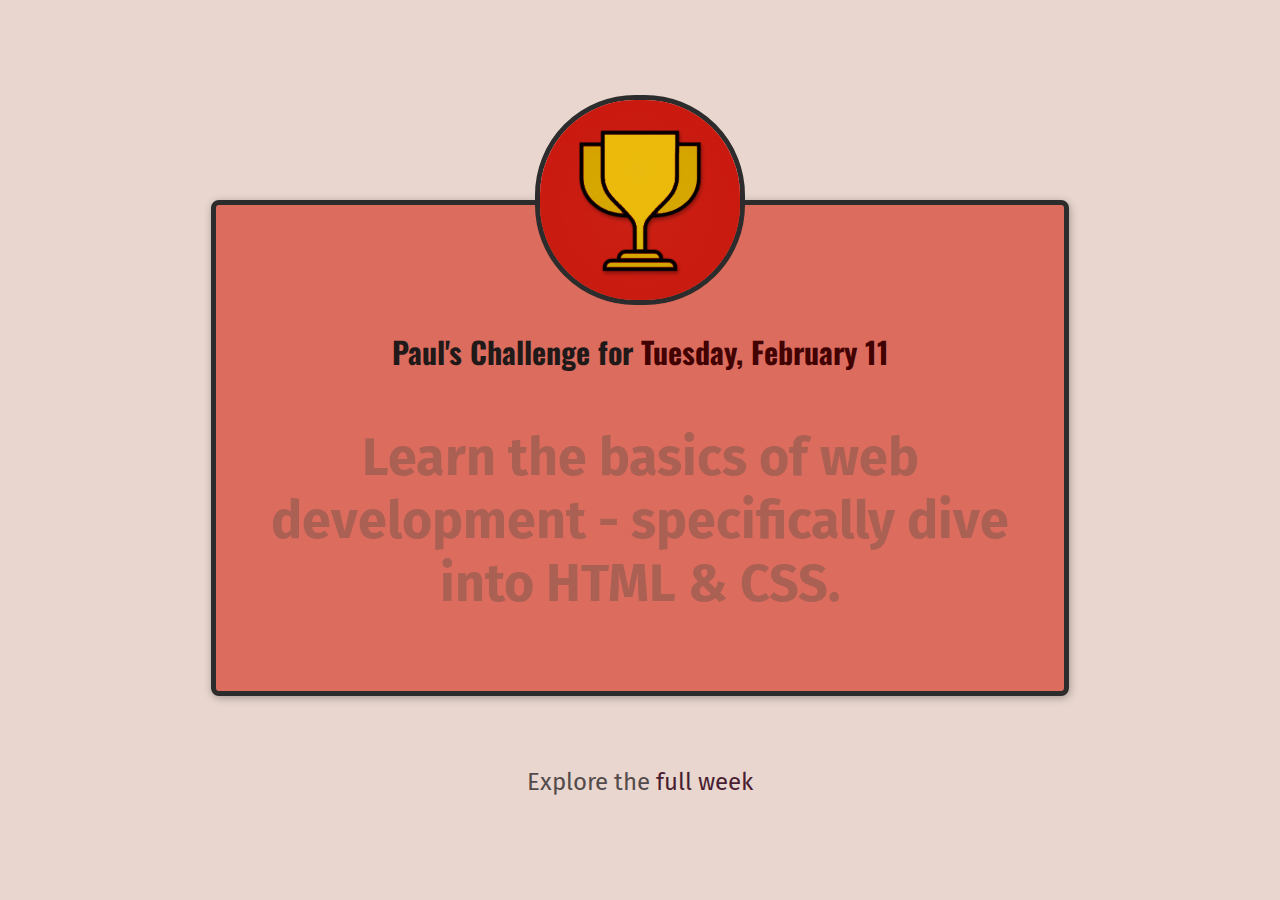
<file: index.html>
<!DOCTYPE html>
<html lang="en">
  <head>
    <meta charset="UTF-8" />
    <meta name="viewport" content="width=device-width, initial-scale=1.0" />
    <link rel="preconnect" href="https://fonts.googleapis.com" />
    <link rel="preconnect" href="https://fonts.gstatic.com" crossorigin />
    <link
      href="https://fonts.googleapis.com/css2?family=Fira+Sans:ital,wght@0,100;0,200;0,300;0,400;0,500;0,600;0,700;0,800;0,900;1,100;1,200;1,300;1,400;1,500;1,600;1,700;1,800;1,900&display=swap"
      rel="stylesheet"
    />
    <link rel="stylesheet" href="styles/shared.css" />
    <link rel="stylesheet" href="styles/daily-challenge.css" />
    <link rel="preconnect" href="https://fonts.googleapis.com" />
    <link rel="preconnect" href="https://fonts.gstatic.com" crossorigin />
    <link
      href="https://fonts.googleapis.com/css2?family=Fira+Sans:ital,wght@0,100;0,200;0,300;0,400;0,500;0,600;0,700;0,800;0,900;1,100;1,200;1,300;1,400;1,500;1,600;1,700;1,800;1,900&family=Oswald:wght@200..700&display=swap"
      rel="stylesheet"
    />
    <title>My Daily Challenge</title>
    <link rel="stylesheet" href="daily-challenge.css" />
  </head>

  <body>
    <main>
      <img src="images/challenges-trophy.jpg" alt="A trophy" />
      <h1>Paul's Challenge for <span>Tuesday, February 11</span></h1>

      <p id="todays-challenge">
        Learn the basics of web development - specifically dive into HTML & CSS.
      </p>
    </main>
    <footer>
      <p>Explore the <a href="full-week.html">full week</a></p>
    </footer>
  </body>
</html>
</file>
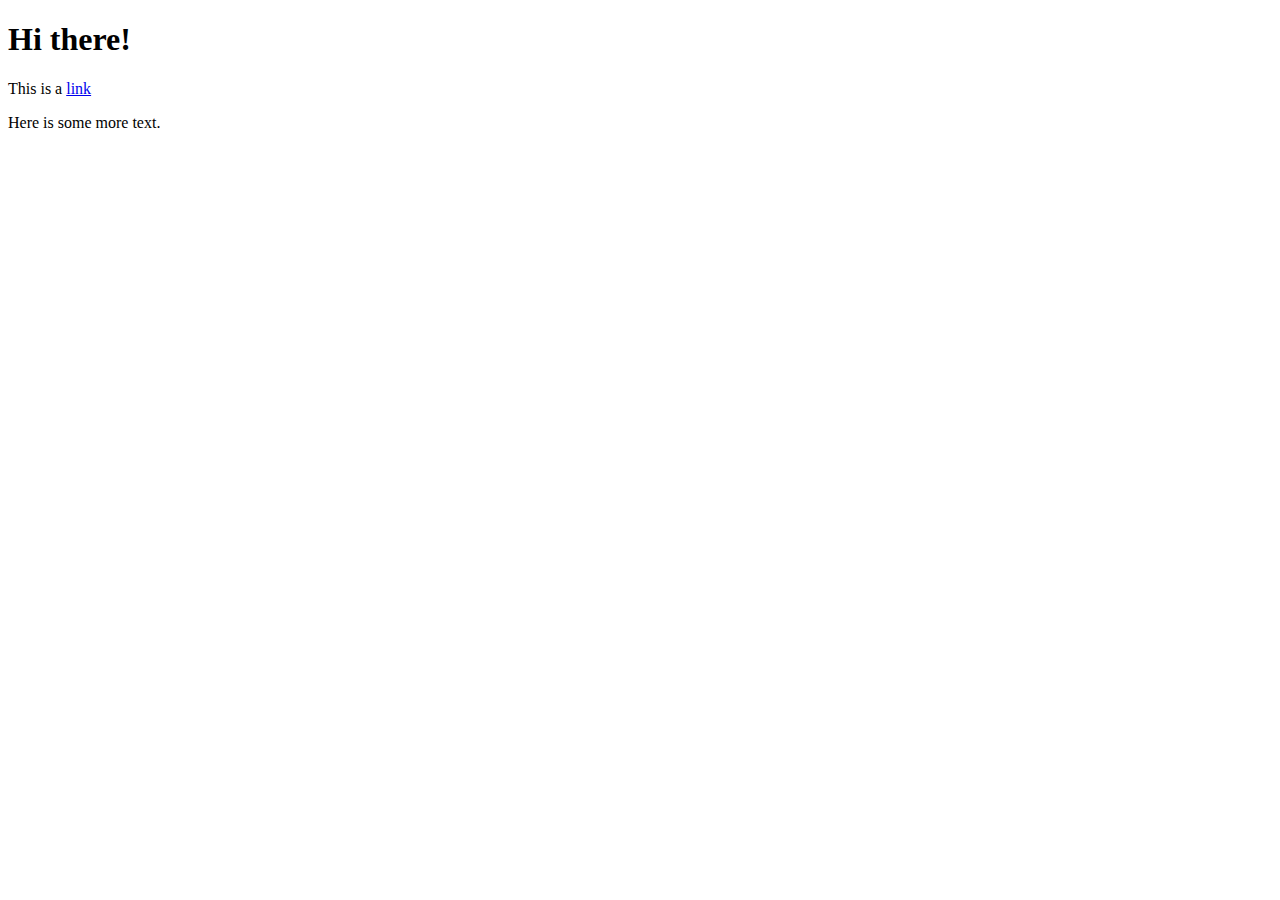
<file: advanced-js/index.html>
<!DOCTYPE html>
<html lang="en">
  <head>
    <meta charset="UTF-8" />
    <meta name="viewport" content="width=device-width, initial-scale=1.0" />
    <title>Advanced JavaScript</title>
    <script src="app.js" defer></script>
  </head>
  <body>
    <h1 id="heading">Hi there!</h1>
    <p>
      This is a
      <a id="external-link" href="#">link</a>
    </p>
    <p class="secondParagraph">
        Here is some more text.
    </p>
  </body>
</html>
</file>
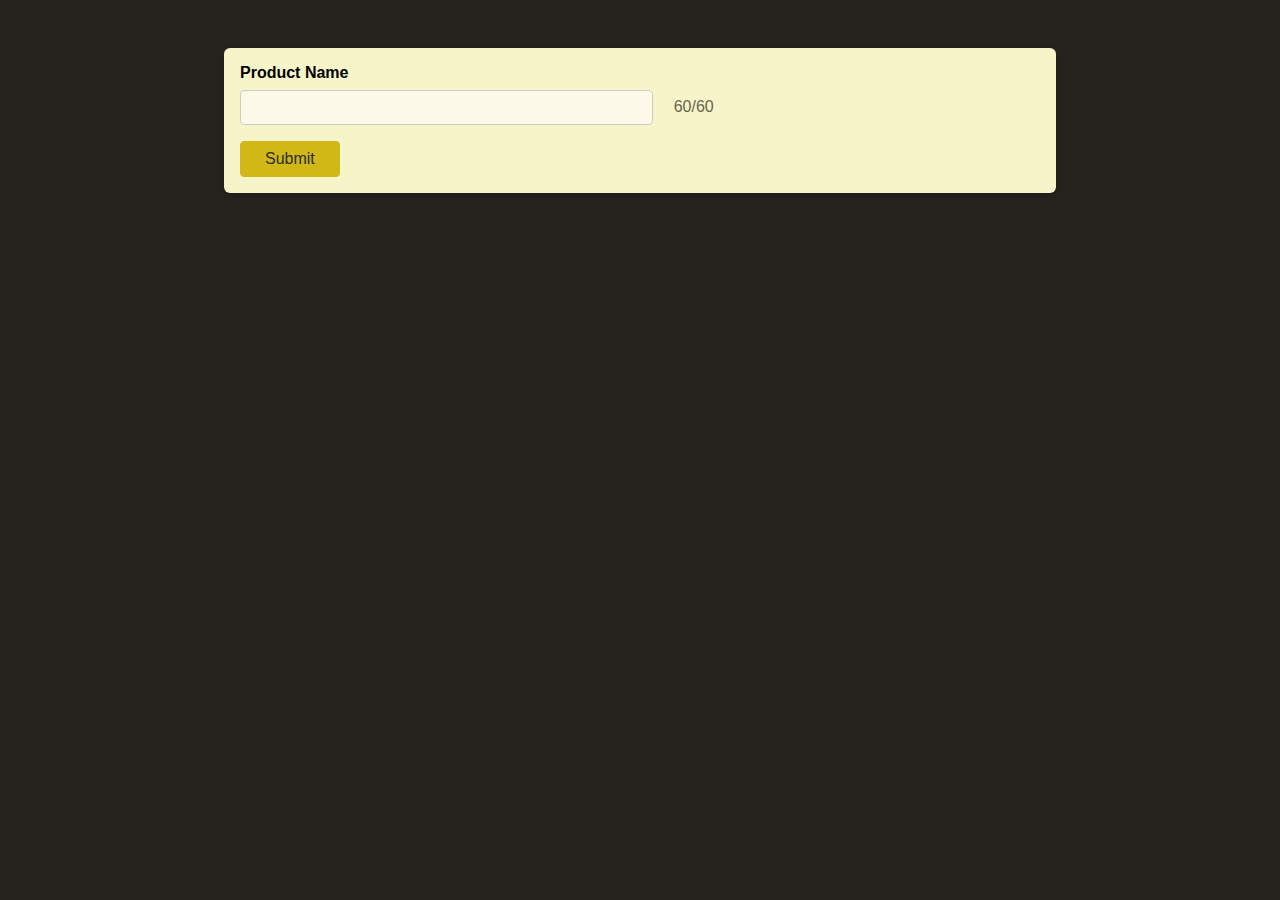
<file: event-listener-form/index.html>
<!DOCTYPE html>
<html lang="en">
  <head>
    <meta charset="UTF-8" />
    <meta name="viewport" content="width=device-width, initial-scale=1.0" />
    <title>Event Listener Form</title>
    <link rel="stylesheet" href="style.css">
    <script src="loops.js" defer></script>
  </head>
  <body>
    <form>
        <div class="control">
            <label for="product-name">Product Name</label>
            <input type="text" class="text" id="product-name" name="product-name" maxlength="60">
            <span id="charcount">
                <span id="remaining-chars">60</span>/60
            </span>
        </div>
        <button>Submit</button>

    </form>
  </body>
</html>
</file>
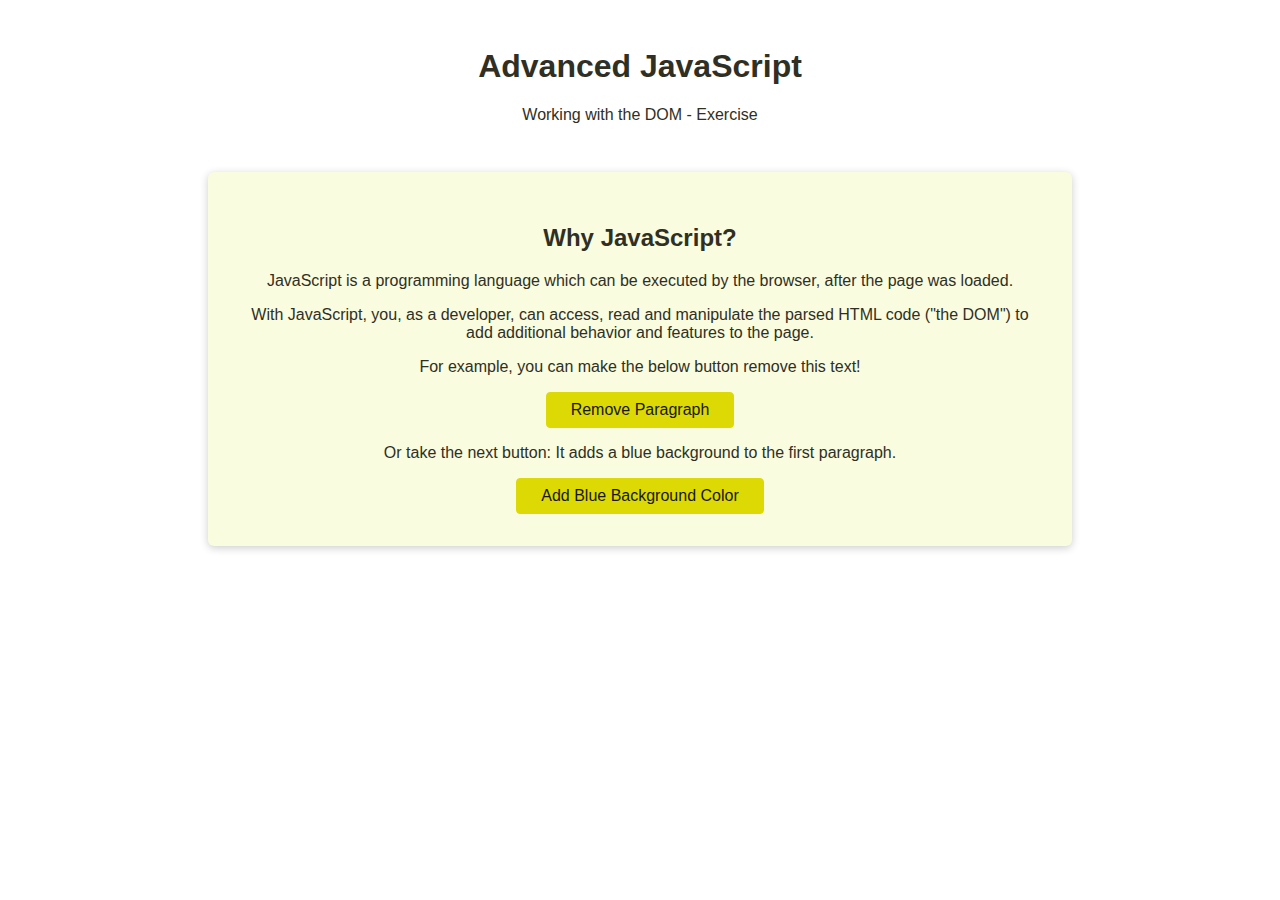
<file: exercise-2/index.html>
<!DOCTYPE html>
<html lang="en">
  <head>
    <meta charset="UTF-8" />
    <meta http-equiv="X-UA-Compatible" content="IE=edge" />
    <meta name="viewport" content="width=device-width, initial-scale=1.0" />
    <title>Advanced JavaScript Exercise</title>
    <link rel="stylesheet" href="styles.css">
    <script src="exercise.js" defer></script>
  </head>
  <body>
    <h1>Advanced JavaScript</h1>
    <p>Working with the DOM - Exercise</p>

    <section>
      <h2>Why JavaScript?</h2>
      <p>
        JavaScript is a programming language which can be executed by the
        browser, after the page was loaded.
      </p>
      <p>
        With JavaScript, you, as a developer, can access, read and manipulate
        the parsed HTML code ("the DOM") to add additional behavior and features
        to the page.
      </p>
      <p>For example, you can make the below button remove this text!</p>
      <button class="remove-paragraph-btn">Remove Paragraph</button>
      <p>
        Or take the next button: It adds a blue background to the first
        paragraph.
      </p>
      <button id="add-background-color-btn">Add Blue Background Color</button>
    </section>
  </body>
</html>
</file>
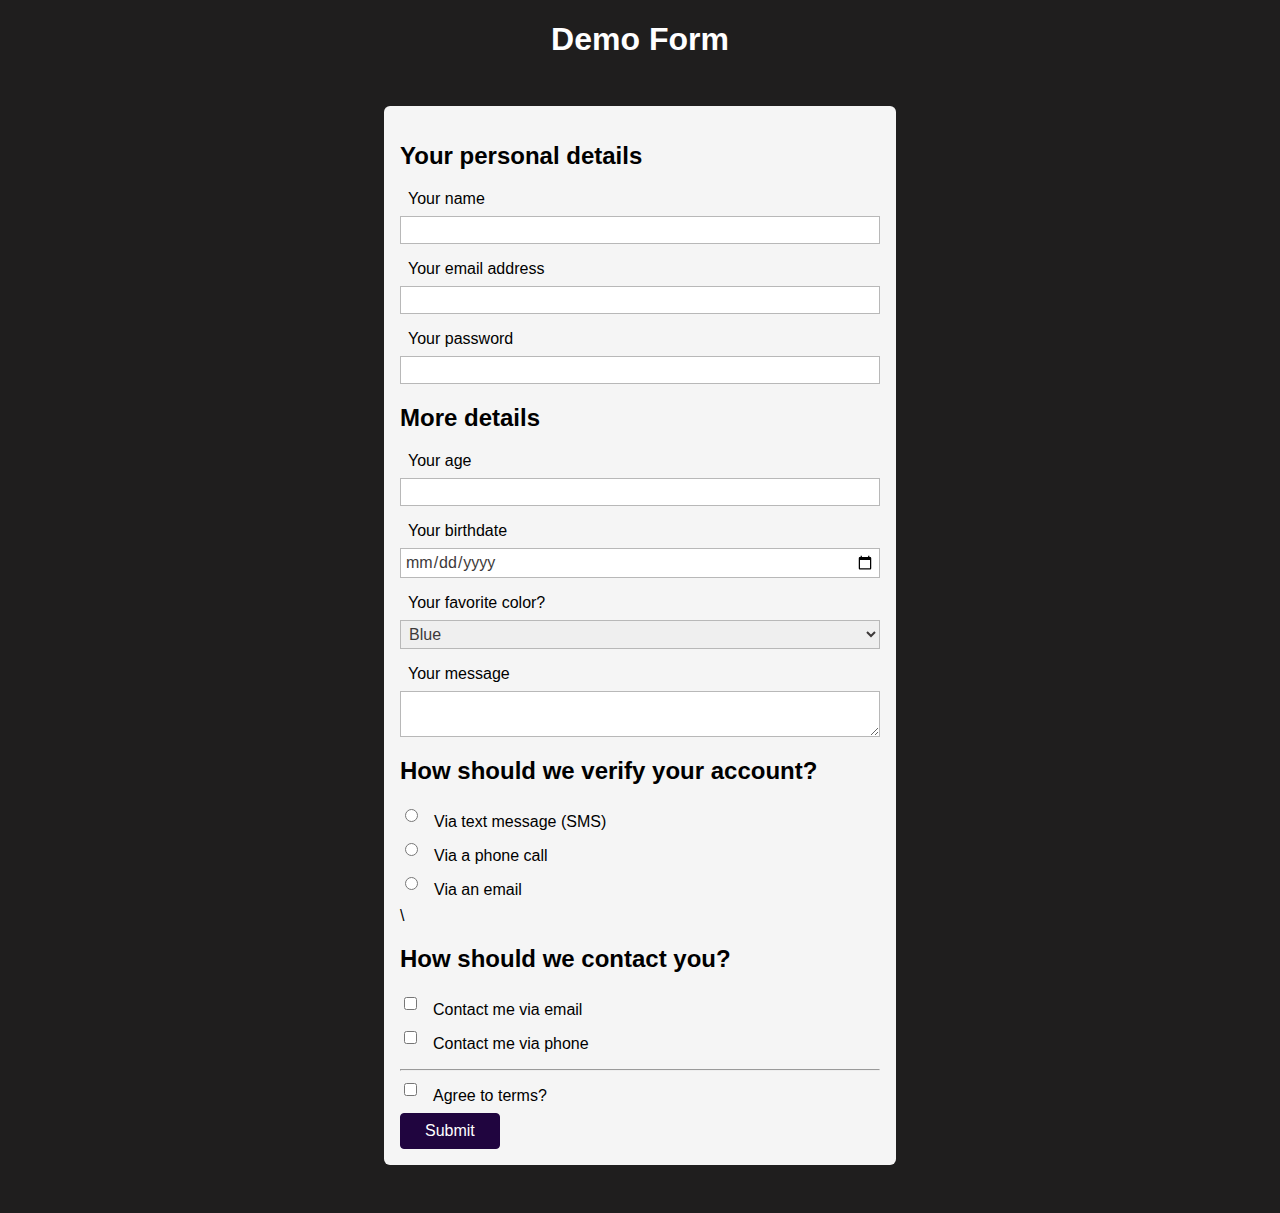
<file: first-form/index.html>
<!DOCTYPE html>
<html lang="en">
  <head>
    <meta charset="UTF-8" />
    <meta name="viewport" content="width=device-width, initial-scale=1.0" />
    <title>HTML Forms</title>
    <link rel="stylesheet" href="styles.css" />
  </head>
  <body>
    <header>
      <h1>Demo Form</h1>
    </header>
    <main>
      <form action="/" method="GET">
        <section>
            <h2>Your personal details</h2>
          <ul>
            <li>
              <label for="username">Your name</label>
              <input type="text" name="user-name" id="username" />
            </li>

            <li>
              <label for="useremail" id="useremail">Your email address</label>
              <input type="email" name="user-email" id="useremail" required/>
            </li>

            <li>
              <label for="user-password" id="userpassword">Your password</label>
              <input type="password" name="user-password" id="userpassword" required minlength="7"/>
            </li>
          </ul>
        </section>

        <section>
            <h2>More details</h2>
          <ul>
            <li>
              <label for="user-age" id="userage">Your age</label>
              <input type="number" name="user-age" id="userage" required min="18" max="100"/>
            </li>
            <li>
              <label for="user-birthdate" id="userbirthdate" />Your birthdate</label>
              <input type="date" name="user-birthdate" id="userbirthdate" />
            </li>
            <li>
                <label for="favorite-color">Your favorite color?</label>
                <select id="favorite-color" name="favorite-color">
                  <option value="blue">Blue</option>
                  <option value="black">Black</option>
                  <option value="red">Red</option>
                </select>
            </li>
          </ul>
        </section>

        <section>
            <label for="usermessage">Your message</label>
            <textarea id="usermessage" name="user-message"></textarea>
         </section>

    
        
        <h2>How should we verify your account?</h2>
        <ul>
            
        <li class="form-control-inline">
          <input
            type="radio"
            name="verify"
            id="verify-text-message"
            value="text-message"
          />
          <label for="verify-text-message">Via text message (SMS)</label>
        </li>
    
    
        <li class="form-control-inline">
          <input type="radio" name="verify" id="verify-phone" value="phone" />
          <label for="verify-phone">Via a phone call</label>
        </li>

        <li class="form-control-inline">
          <input type="radio" name="verify" id="verify-email" value="email" />
          <label for="verify-email">Via an email</label>
        </li>

        
    </ul>\

    <section>
        <h2>How should we contact you?</h2>

        <li class="form-control-inline">
          <input
            type="checkbox"
            id="contact-email"
            name="contact"
            value="email"
          />
          <label for="contact-email">Contact me via email</label>
        </li>

        <li class="form-control-inline">
          <input
            type="checkbox"
            id="contact-phone"
            name="contact"
            value="phone"
          />
          <label for="contact-phone">Contact me via phone</label>
        </li>
    </section>

    <hr>

    <section>
        <div class="form-control-inline">
            <input type="checkbox" id="agree-terms" name="terms" />
            <label for="agree-terms">Agree to terms?</label>
          </>
        </div>

    </section>
    <section>

        <button>Submit</button>
    </section>
      </form>
    </main>
  </body>
</html>
</file>
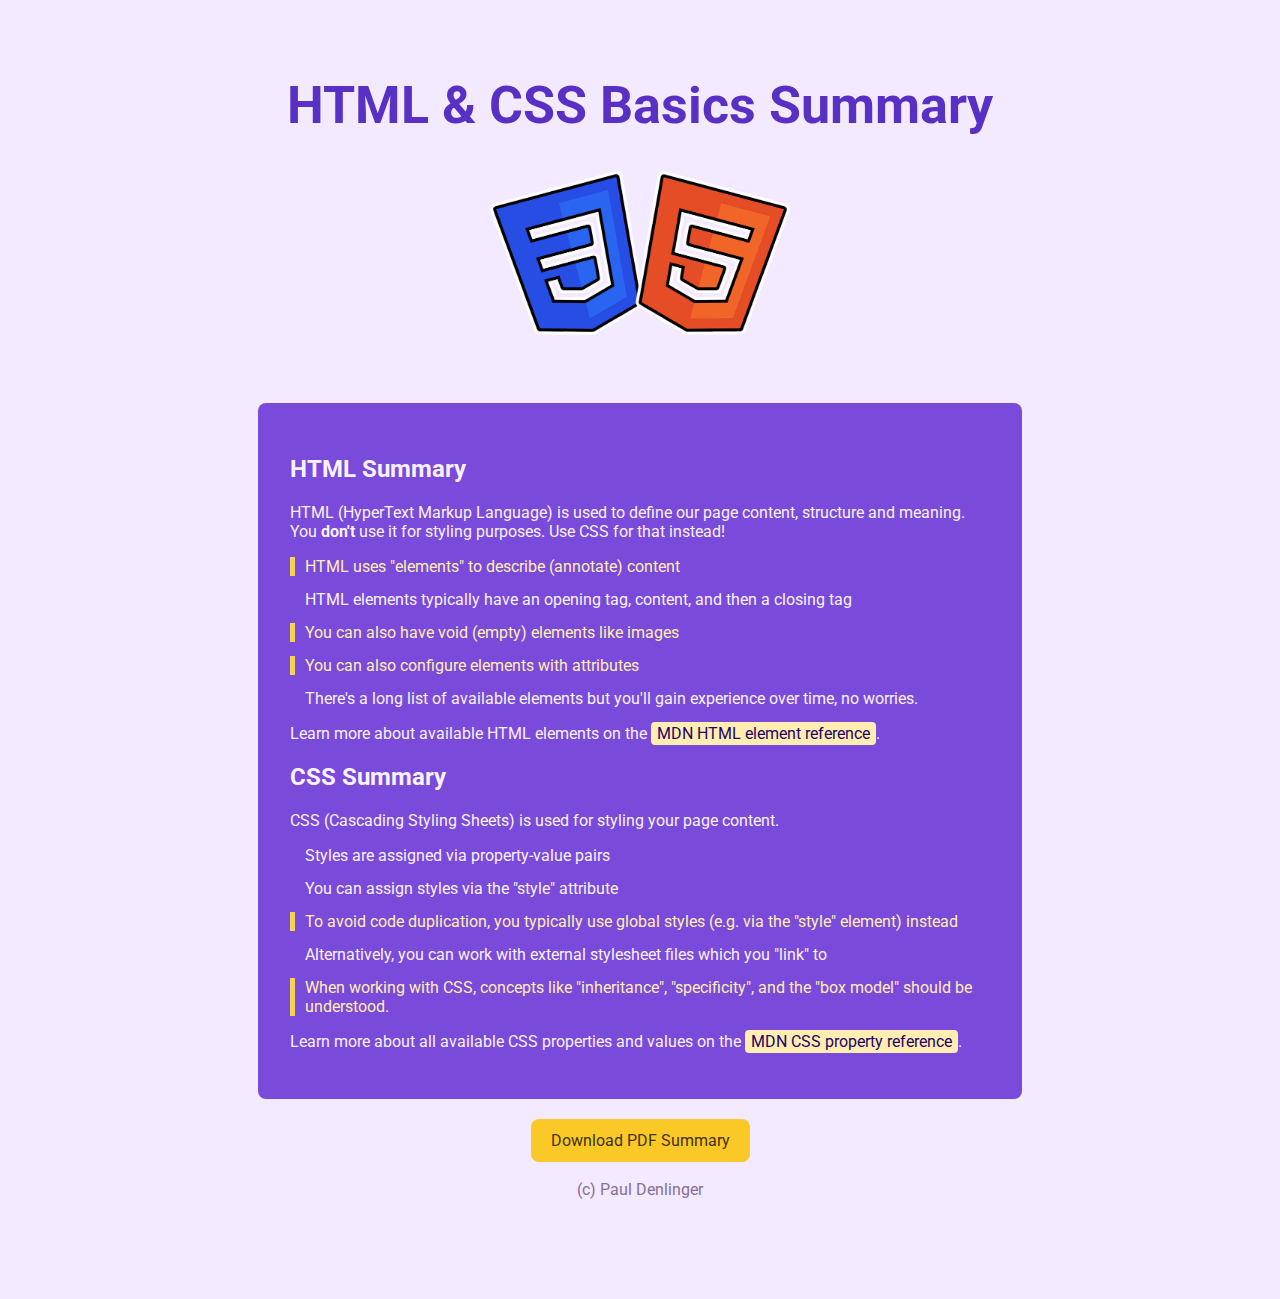
<file: html_basics_page/index.html>
<!DOCTYPE html>
<html lang="en">
  <head>
    <meta charset="UTF-8" />
    <meta name="viewport" content="width=device-width, initial-scale=1.0" />
    <link rel="preconnect" href="https://fonts.googleapis.com" />
    <link rel="preconnect" href="https://fonts.gstatic.com" crossorigin />
    <link
      href="https://fonts.googleapis.com/css2?family=Fira+Sans:ital,wght@0,100;0,200;0,300;0,400;0,500;0,600;0,700;0,800;0,900;1,100;1,200;1,300;1,400;1,500;1,600;1,700;1,800;1,900&family=Oswald:wght@200..700&family=Roboto:ital,wght@0,100..900;1,100..900&display=swap"
      rel="stylesheet"
    />
    <link rel="stylesheet" href="styles/css-style.css" />
    <title>HTML & CSS Basics Summary</title>
  </head>
  <body>
    <header>
      <h1>HTML & CSS Basics Summary</h1>
      <img src="images/html-css.png" alt="HTML, CSS logo" />
    </header>
    <main>
      <h2>HTML Summary</h2>
      <p>
        HTML (HyperText Markup Language) is used to define our page content,
        structure and meaning. You <span class="highlight">don't</span> use it for styling purposes. Use CSS
        for that instead!
      </p>

      <ul>
        <li class="extra-important">HTML uses "elements" to describe (annotate) content</li>
        <li>
          HTML elements typically have an opening tag, content, and then a
          closing tag
        </li>
        <li class="extra-important">You can also have void (empty) elements like images</li>
        <li class="extra-important">You can also configure elements with attributes</li>
        <li>
          There's a long list of available elements but you'll gain experience
          over time, no worries.
        </li>
      </ul>
      <p>
        Learn more about available HTML elements on the
        <a href="https://developer.mozilla.org/en-US/docs/Web/HTML/Element"
          >MDN HTML element reference</a
        >.
      </p>
      <h2>CSS Summary</h2>
      <p>
        CSS (Cascading Styling Sheets) is used for styling your page content.
      </p>
      <ul>
        <li>Styles are assigned via property-value pairs</li>
        <li>You can assign styles via the "style" attribute</li>
        <li class="extra-important">
          To avoid code duplication, you typically use global styles (e.g. via
          the "style" element) instead
        </li>
        <li>
          Alternatively, you can work with external stylesheet files which you
          "link" to
        </li>
        <li class="extra-important">
          When working with CSS, concepts like "inheritance", "specificity", and
          the "box model" should be understood.
        </li>
      </ul>
      <p>
        Learn more about all available CSS properties and values on the
        <a href="https://developer.mozilla.org/en-US/docs/Web/CSS/Reference"
          >MDN CSS property reference</a
        >.
      </p>
    </main>
    <footer>
      <a href="#" target="_blank">Download PDF Summary</a>
      <p>(c) Paul Denlinger</p>
    </footer>
  </body>
</html>
</file>
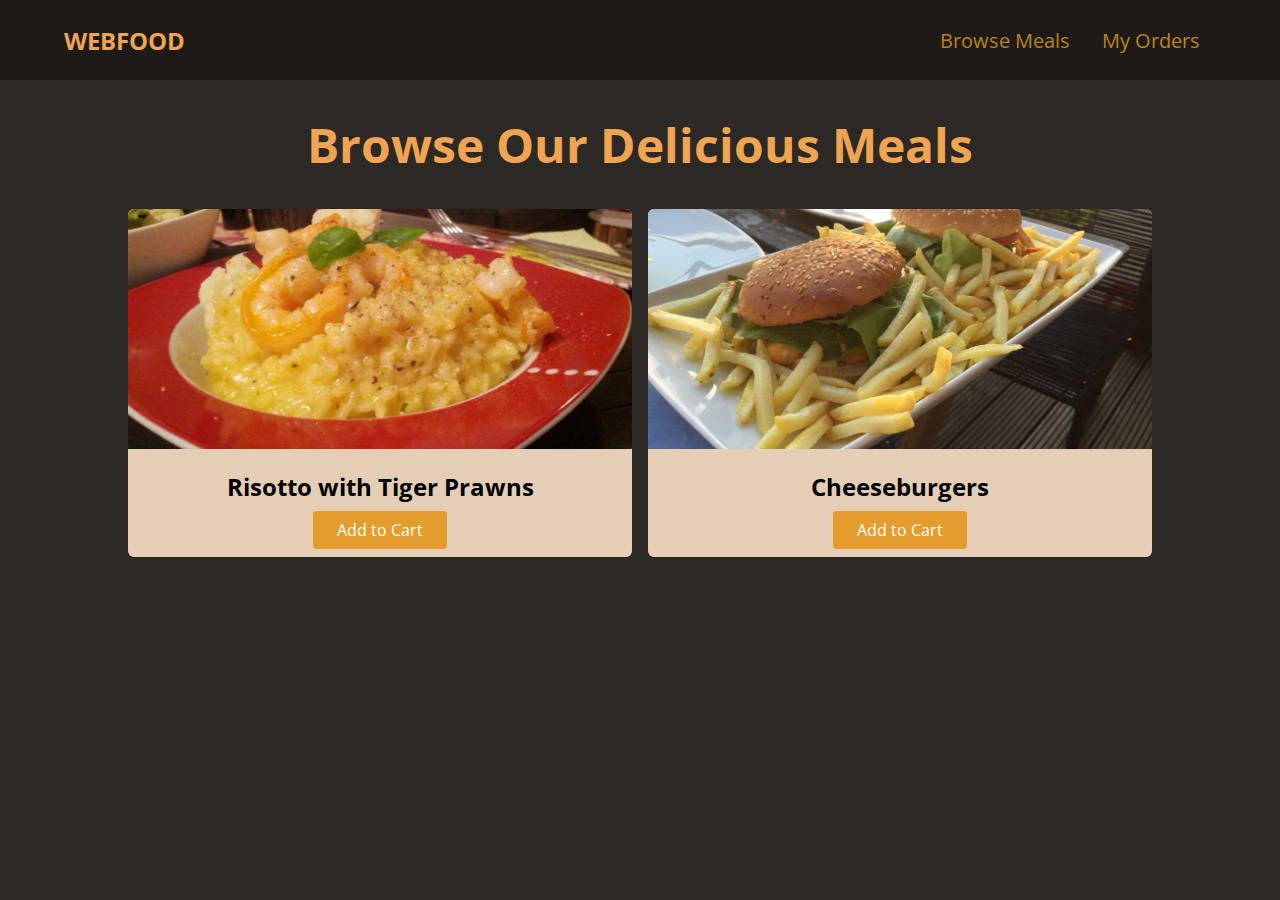
<file: responsive-web-design/index.html>
<!DOCTYPE html>
<html lang="en">
  <head>
    <meta charset="UTF-8" />
    <meta name="viewport" content="width=device-width, initial-scale=1.0" />
    <title>WebFood</title>
    <link rel="preconnect" href="https://fonts.gstatic.com" />
    <link
      href="https://fonts.googleapis.com/css2?family=Open+Sans:wght@400;700&display=swap"
      rel="stylesheet"
    />
    <link rel="stylesheet" href="styles.css" />
  </head>
  <body>
    <header id="main-header">
      <a href="index.html" id="logo">WebFood</a>
      <nav>
        <ul>
          <li>
            <a href="">Browse Meals</a>
          </li>
          <li>
            <a href="">My Orders</a>
          </li>
        </ul>
      </nav>
      <a href="#side-drawer" class="menu-btn">
        <span></span>
        <span></span>
        <span></span>
      </a>
    </header>
    <aside id="side-drawer">
        <a href="#" class="menu-btn">
            <span></span>
            <span></span>
            <span></span>
          </a>
        <nav>
            <ul>
                <li>
                  <a href="">Browse Meals</a>
                </li>
                <li>
                  <a href="">My Orders</a>
                </li>
              </ul>
        </nav>
    </aside>
    <main>
      <h1>Browse Our Delicious Meals</h1>
      <section id="latest-products">
        <ul>
          <li class="food-item">
            <article>
              <img src="images/risotto.jpg" alt="risotto with prawns" />
              <div class="food-item-content">
                <h2>Risotto with Tiger Prawns</h2>
                <a href="#" class="btn">Add to Cart</a>
              </div>
            </article>
          </li>
          <li class="food-item">
            <article>
              <img src="images/cheeseburgers.jpg" alt="cheeseburgers image" />
              <div class="food-item-content">
                <h2>Cheeseburgers</h2>
                <a href="#" class="btn">Add to Cart</a>
              </div>
            </article>
          </li>
        </ul>
      </section>
    </main>
    
  </body>
</html>
</file>
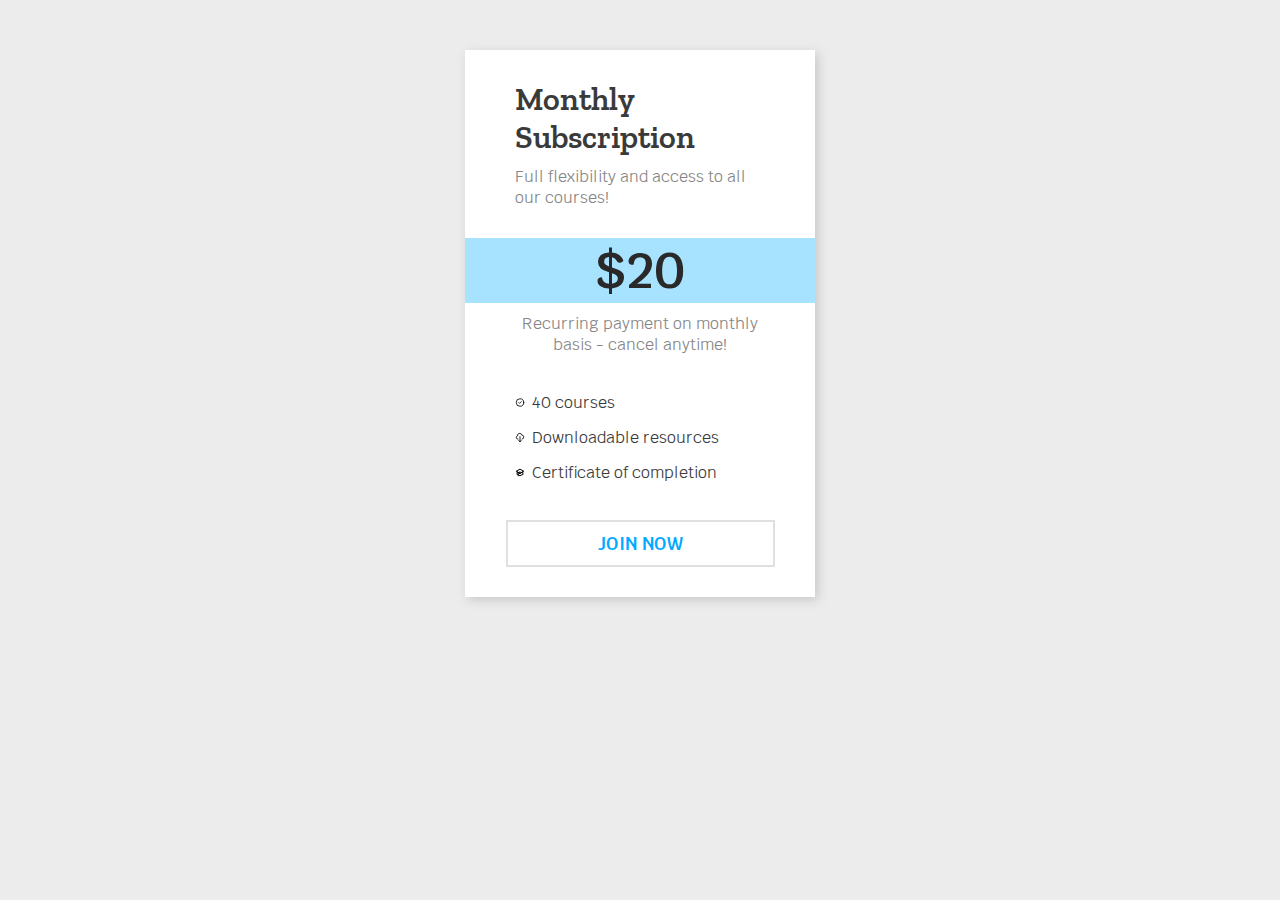
<file: subscription-card/index.html>
<!DOCTYPE html>
<html lang="en">
<head>
    <meta charset="UTF-8">
    <meta http-equiv="X-UA-Compatible" content="IE=edge">
    <meta name="viewport" content="width=device-width, initial-scale=1.0">
    <link rel="preconnect" href="https://fonts.googleapis.com">
    <link rel="preconnect" href="https://fonts.gstatic.com" crossorigin>
    <link href="https://fonts.googleapis.com/css2?family=Krub:wght@400;600&family=Zilla+Slab:wght@400;600&display=swap" rel="stylesheet">
    <link rel="stylesheet" href="styles.css">
    <title>Best Courses</title>
</head>
<body>
    <div class="card-container">
        <h1>Monthly Subscription</h1>
        <p class="card-info">Full flexibility and access to all our courses!</p>
        <p class="price">$20</p>
        <p class="price-info">Recurring payment on monthly basis - cancel anytime!</p>
        <div class="sub-details">
            <div class="sub-feature">
                <div class="icon"><svg class="w-6 h-6" fill="none" stroke="currentColor" viewBox="0 0 24 24" xmlns="http://www.w3.org/2000/svg"><path stroke-linecap="round" stroke-linejoin="round" stroke-width="2" d="M9 12l2 2 4-4m6 2a9 9 0 11-18 0 9 9 0 0118 0z"></path></svg></div>
                <p class="sub-feature-text">40 courses</p>
            </div>
            <div class="sub-feature">
                <div class="icon"><svg class="w-6 h-6" fill="none" stroke="currentColor" viewBox="0 0 24 24" xmlns="http://www.w3.org/2000/svg"><path stroke-linecap="round" stroke-linejoin="round" stroke-width="2" d="M7 16a4 4 0 01-.88-7.903A5 5 0 1115.9 6L16 6a5 5 0 011 9.9M9 19l3 3m0 0l3-3m-3 3V10"></path></svg></div>
                <p class="sub-feature-text">Downloadable resources</p>
            </div>
            <div class="sub-feature">
                <div class="icon"><svg class="w-6 h-6" fill="none" stroke="currentColor" viewBox="0 0 24 24" xmlns="http://www.w3.org/2000/svg"><path d="M12 14l9-5-9-5-9 5 9 5z"></path><path d="M12 14l6.16-3.422a12.083 12.083 0 01.665 6.479A11.952 11.952 0 0012 20.055a11.952 11.952 0 00-6.824-2.998 12.078 12.078 0 01.665-6.479L12 14z"></path><path stroke-linecap="round" stroke-linejoin="round" stroke-width="2" d="M12 14l9-5-9-5-9 5 9 5zm0 0l6.16-3.422a12.083 12.083 0 01.665 6.479A11.952 11.952 0 0012 20.055a11.952 11.952 0 00-6.824-2.998 12.078 12.078 0 01.665-6.479L12 14zm-4 6v-7.5l4-2.222"></path></svg></div>
                <p class="sub-feature-text">Certificate of completion</p>
            </div>
        </div>
        <div class="button-container">
            <a class="button" href="">Join now</a>
        </div>
        
    </div>
    
</body>
</html>
</file>
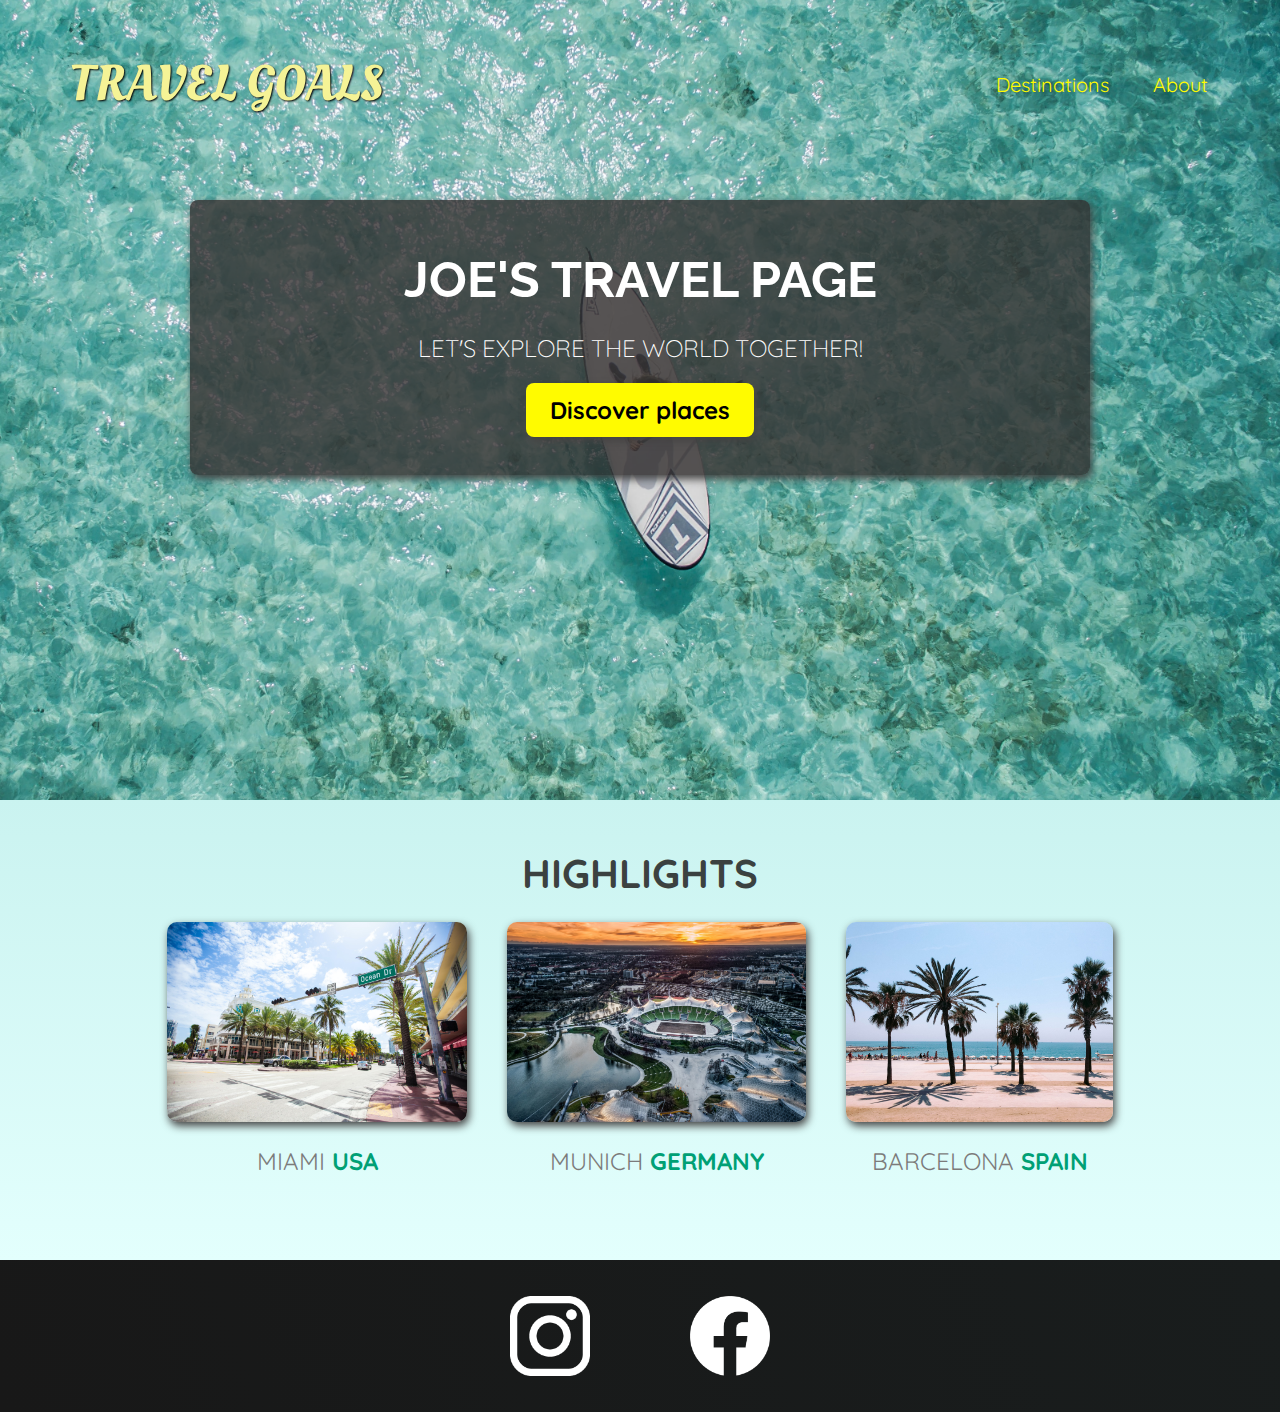
<file: travel-goals-website/index.html>
<!DOCTYPE html>
<html lang="en">
  <head>
    <meta charset="UTF-8" />
    <meta name="viewport" content="width=device-width, initial-scale=1.0" />
    <link
      href="https://fonts.googleapis.com/css2?family=Raleway:wght@700&family=Oleo+Script:wght@700&family=Quicksand:wght@300;500;700&display=swap"
      rel="stylesheet"
    />
    <link rel="stylesheet" href="shared.css" />
    <link rel="stylesheet" href="styles.css" />
    <title>Travel Goals</title>
  </head>
  <body>
    <header>
      <div id="page-logo">
        <a href="index.html">Travel Goals</a>
      </div>

      <nav>
        <ul id="nav-items">
          <li><a href="places.html">Destinations</a></li>
          <li><a href="#">About</a></li>
        </ul>
      </nav>
    </header>
    <main>
      <section id="hero">
        <div id="hero-content">
          <h1>Joe's Travel Page</h1>
          <p>Let's explore the world together!</p>
          <a href="places.html">Discover places</a>
        </div>
      </section>
      <section id="highlights">
        <h2>Highlights</h2>
        <ul id="destinations">
          <li class="destination">
            <img src="images/places/miami.jpg" alt="miami street scene" />
            <p>Miami <strong>USA</strong></p>
          </li>
          <li class="destination">
            <img src="images/places/munich.jpg" alt="munich football stadium" />
            <p>Munich <strong>Germany</strong></p>
          </li>
          <li class="destination">
            <img
              src="images/places/barcelona.jpg"
              alt="barcelona beach promenade"
            />
            <p>Barcelona <strong>Spain</strong></p>
          </li>
        </ul>
      </section>
    </main>
    <footer>
      <ul>
        <li>
          <a href="https://www.instagram.com"
            ><img src="images/icons/insta.png" alt="Instagram logo"
          /></a>
        </li>
        <li>
          <a href="https://www.facebook.com"
            ><img src="images/icons/facebook.png" alt="Facebook logo"
          /></a>
        </li>
      </ul>
    </footer>
  </body>
</html>
</file>
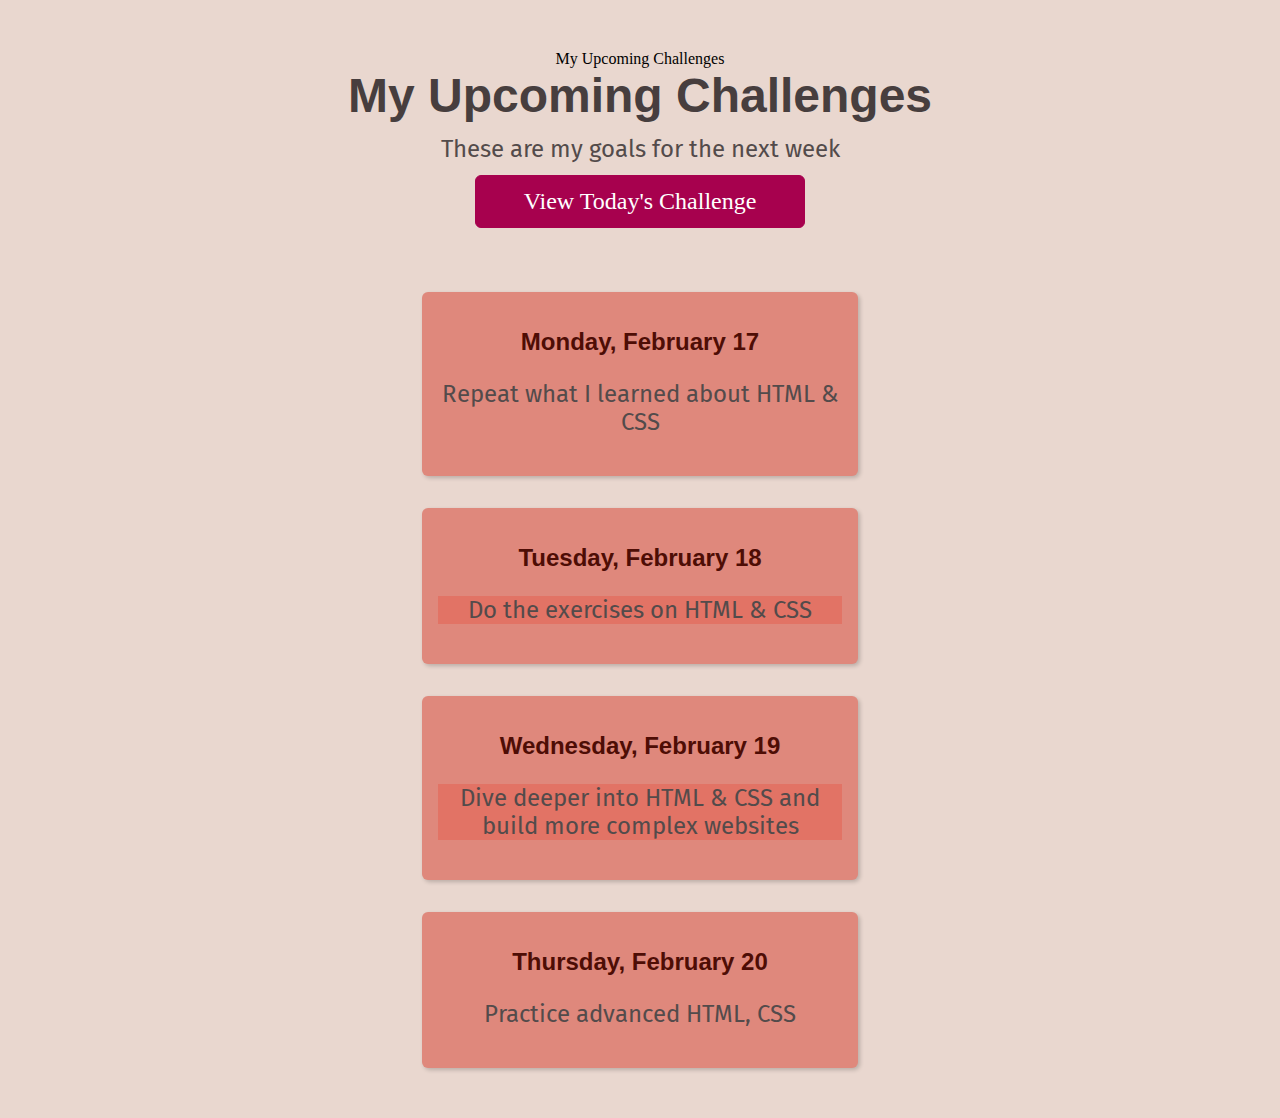
<file: full-week.html>
<!DOCTYPE html>
<html lang="en">
<head>
    <meta charset="UTF-8">
    <meta name="viewport" content="width=device-width, initial-scale=1.0">
    <link rel="preconnect" href="https://fonts.googleapis.com" />
    <link rel="preconnect" href="https://fonts.gstatic.com" crossorigin />
    <link
      href="https://fonts.googleapis.com/css2?family=Fira+Sans:ital,wght@0,100;0,200;0,300;0,400;0,500;0,600;0,700;0,800;0,900;1,100;1,200;1,300;1,400;1,500;1,600;1,700;1,800;1,900&display=swap"
      rel="stylesheet"
    <title>My Upcoming Challenges</title>
    <link rel="stylesheet" href="styles/shared.css">
    <link rel="stylesheet" href="styles/full-week.css">
</head>
<body>
    <header>
        <h1>My Upcoming Challenges</h1>
        <p id="description">These are my goals for the next week</p>
        <a href="index.html">View Today's Challenge</a>
    </header>
    <main>
        <ol>
            
            <li>
                <h2>Monday, February 17</h2>
                <p>Repeat what I learned about HTML & CSS</p>
            </li>
            <li>
            <h2>Tuesday, February 18</h2>
                <p class="highlight-goal">Do the exercises on HTML & CSS</p>
            </li>
            <li>
                <h2>Wednesday, February 19</h2>
                <p class="highlight-goal">Dive deeper into HTML & CSS and build more complex websites</p>
            </li>
            <li>
                <h2>Thursday, February 20</h2>
                <p>Practice advanced HTML, CSS</p>
            </li>
        </ol>
    </main>
</body>
</html>
</file>
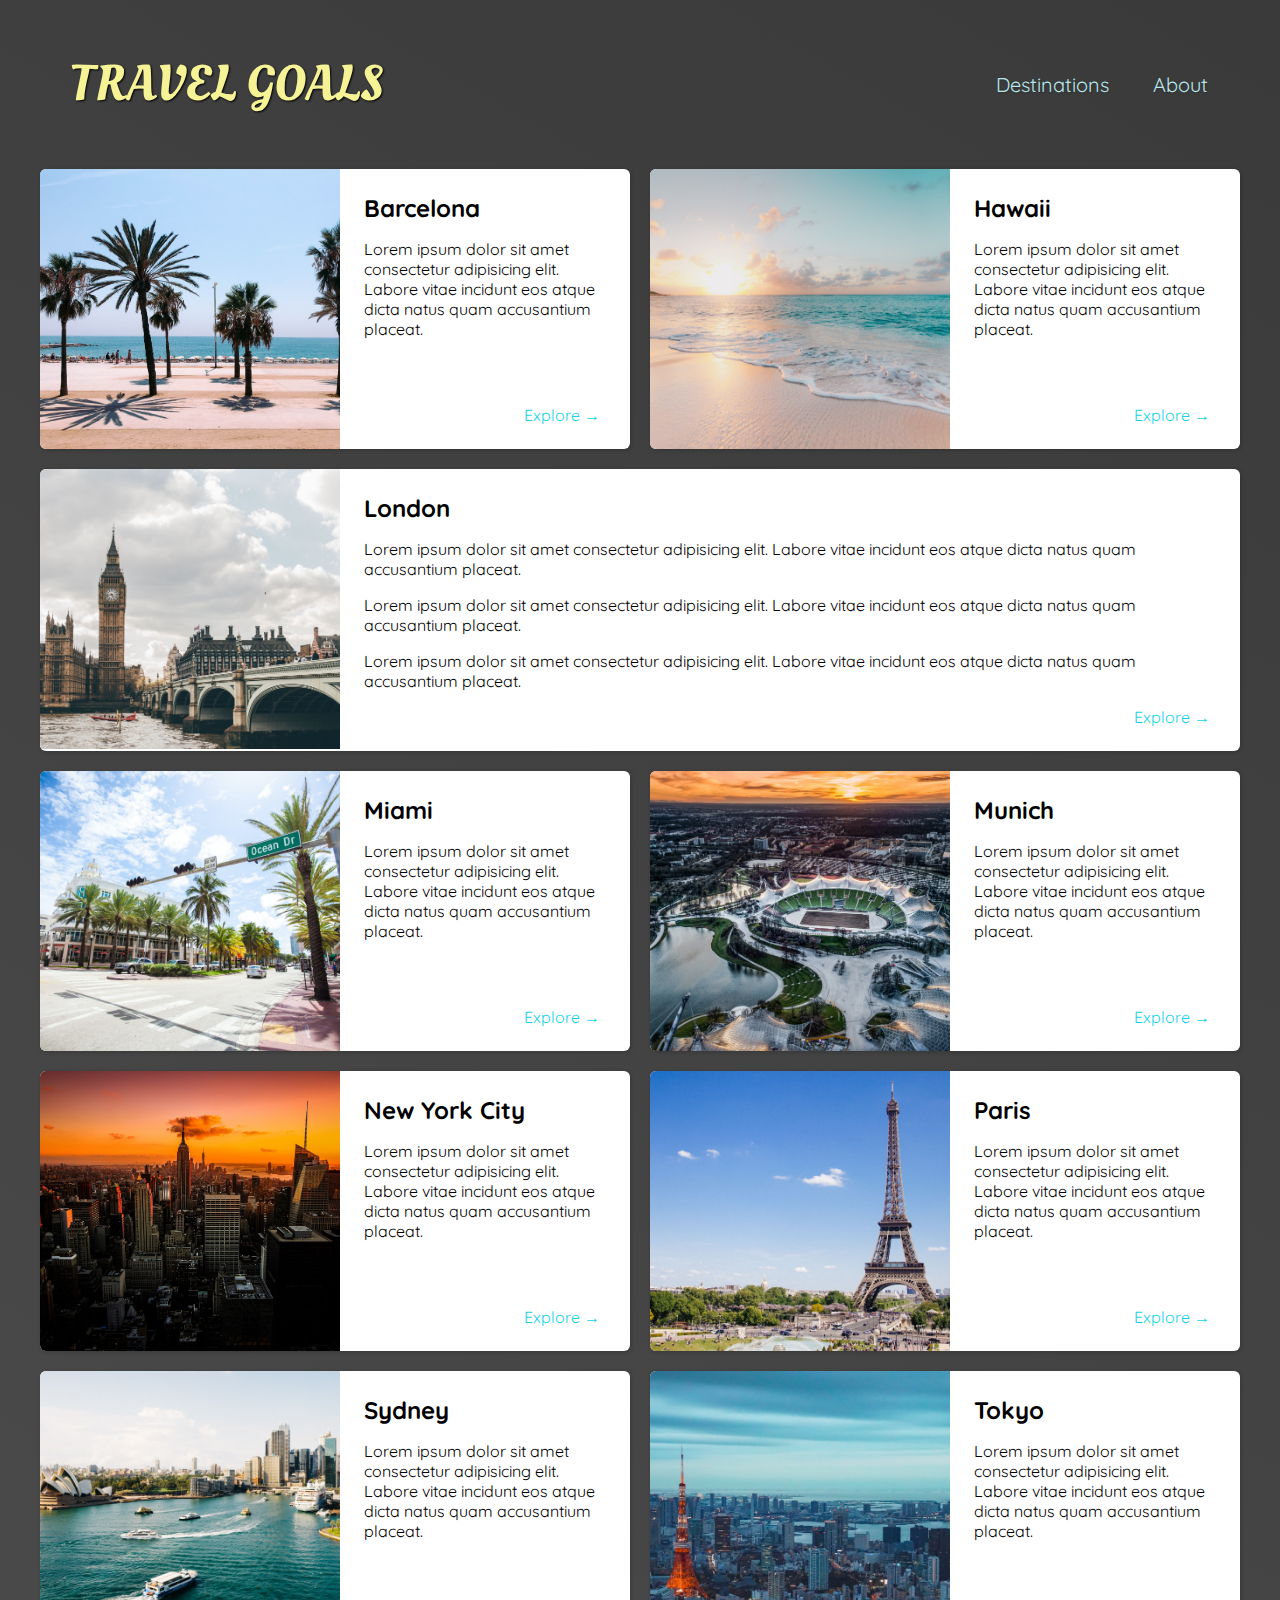
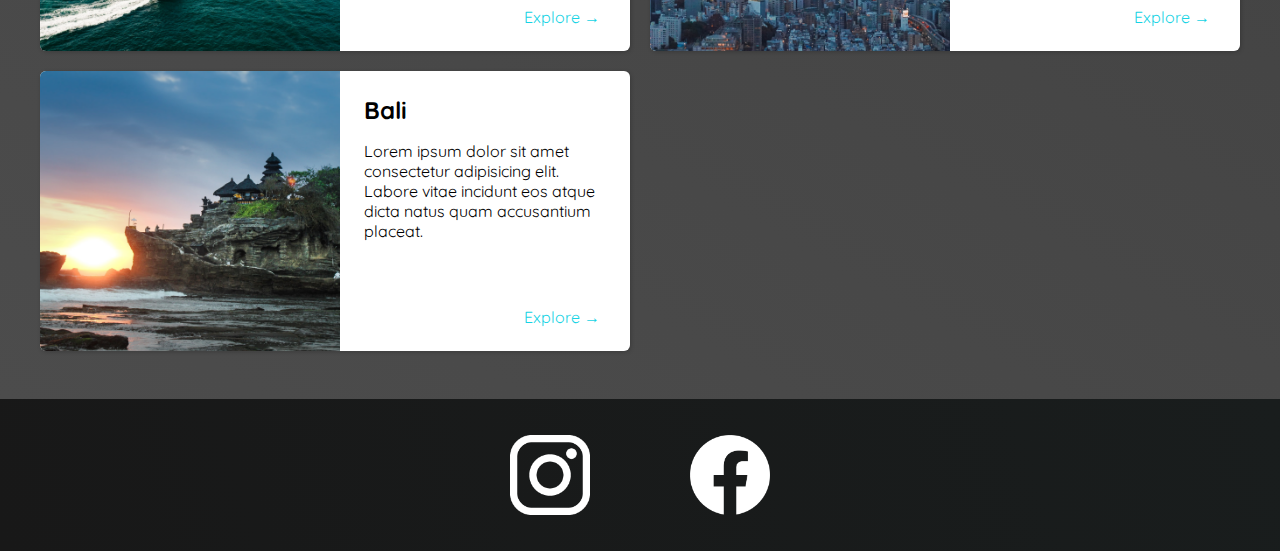
<file: travel-goals-website/places.html>
<!DOCTYPE html>
<html lang="en">
  <head>
    <meta charset="UTF-8" />
    <meta name="viewport" content="width=device-width, initial-scale=1.0" />
    <link
      href="https://fonts.googleapis.com/css2?family=Raleway:wght@700&family=Oleo+Script:wght@700&family=Quicksand:wght@300;500;700&display=swap"
      rel="stylesheet"
    />
    <link rel="stylesheet" href="shared.css" />
    <link rel="stylesheet" href="places.css" />
    <title>Travel Goals</title>
  </head>

  <body>
    <header>
      <div id="page-logo">
        <a href="index.html">Travel Goals</a>
      </div>

      <nav>
        <ul id="nav-items">
          <li><a href="places.html">Destinations</a></li>
          <li><a href="#">About</a></li>
        </ul>
      </nav>
    </header>
    <main>
        <ul>
            <li>
              <img src="images/places/barcelona.jpg" alt="City of Barcelona" />
              <div class="item-content">
                <div>
                  <h2>Barcelona</h2>
                  <p>
                    Lorem ipsum dolor sit amet consectetur adipisicing elit. Labore
                    vitae incidunt eos atque dicta natus quam accusantium placeat.
                  </p>
                </div>
                <div class="actions">
                  <a href="https://en.wikipedia.org/wiki/Barcelona">Explore &#x2192</a>
                </div>
              </div>
            </li>
            <li>
              <img src="images/places/hawaii.jpg" alt="Hawaii beach" />
              <div class="item-content">
                <div>
                  <h2>Hawaii</h2>
                  <p>
                    Lorem ipsum dolor sit amet consectetur adipisicing elit. Labore
                    vitae incidunt eos atque dicta natus quam accusantium placeat.
                  </p>
                </div>
                <div class="actions">
                  <a href="hhttps://en.wikipedia.org/wiki/Hawaii">Explore &#x2192</a>
                </div>
              </div>
            </li>
            <li>
              <img src="images/places/london.jpg" alt="London city" />
              <div class="item-content">
                <div>
                  <h2>London</h2>
                  <p>
                    Lorem ipsum dolor sit amet consectetur adipisicing elit. Labore
                    vitae incidunt eos atque dicta natus quam accusantium placeat.
                  </p>
                  <p>
                    Lorem ipsum dolor sit amet consectetur adipisicing elit. Labore
                    vitae incidunt eos atque dicta natus quam accusantium placeat.
                  </p>
                  <p>
                    Lorem ipsum dolor sit amet consectetur adipisicing elit. Labore
                    vitae incidunt eos atque dicta natus quam accusantium placeat.
                  </p>
                </div>
                <div class="actions">
                  <a href="https://en.wikipedia.org/wiki/London">Explore &#x2192</a>
                </div>
              </div>
            </li>
            <li>
              <img src="images/places/miami.jpg" alt="Miami streets" />
              <div class="item-content">
                <div>
                  <h2>Miami</h2>
                  <p>
                    Lorem ipsum dolor sit amet consectetur adipisicing elit. Labore
                    vitae incidunt eos atque dicta natus quam accusantium placeat.
                  </p>
                </div>
                <div class="actions">
                  <a href="https://en.wikipedia.org/wiki/Miami">Explore &#x2192</a>
                </div>
              </div>
            </li>
            <li>
              <img src="images/places/munich.jpg" alt="Munich football stadium" />
              <div class="item-content">
                <div>
                  <h2>Munich</h2>
                  <p>
                    Lorem ipsum dolor sit amet consectetur adipisicing elit. Labore
                    vitae incidunt eos atque dicta natus quam accusantium placeat.
                  </p>
                </div>
                <div class="actions">
                  <a href="https://en.wikipedia.org/wiki/Munich">Explore &#x2192</a>
                </div>
              </div>
            </li>
            <li>
              <img src="images/places/new-york-city.jpg" alt="New York City skyline" />
              <div class="item-content">
                <div>
                  <h2>New York City</h2>
                  <p>
                    Lorem ipsum dolor sit amet consectetur adipisicing elit. Labore
                    vitae incidunt eos atque dicta natus quam accusantium placeat.
                  </p>
                </div>
                <div class="actions">
                  <a href="https://en.wikipedia.org/wiki/New_York_City"
                    >Explore &#x2192</a
                  >
                </div>
              </div>
            </li>
            <li>
              <img src="images/places/paris.jpg" alt="Paris city" />
              <div class="item-content">
                <div>
                  <h2>Paris</h2>
                  <p>
                    Lorem ipsum dolor sit amet consectetur adipisicing elit. Labore
                    vitae incidunt eos atque dicta natus quam accusantium placeat.
                  </p>
                </div>
                <div class="actions">
                  <a href="https://en.wikipedia.org/wiki/Paris">Explore &#x2192</a>
                </div>
              </div>
            </li>
            <li>
              <img src="images/places/sydney.jpg" alt="Sydney beach" />
              <div class="item-content">
                <div>
                  <h2>Sydney</h2>
                  <p>
                    Lorem ipsum dolor sit amet consectetur adipisicing elit. Labore
                    vitae incidunt eos atque dicta natus quam accusantium placeat.
                  </p>
                </div>
                <div class="actions">
                  <a href="https://en.wikipedia.org/wiki/Sydney">Explore &#x2192</a>
                </div>
              </div>
            </li>
            <li>
              <img src="images/places/tokyo.jpg" alt="Tokyo skyline" />
              <div class="item-content">
                <div>
                  <h2>Tokyo</h2>
                  <p>
                    Lorem ipsum dolor sit amet consectetur adipisicing elit. Labore
                    vitae incidunt eos atque dicta natus quam accusantium placeat.
                  </p>
                </div>
                <div class="actions">
                  <a href="https://en.wikipedia.org/wiki/Tokyo">Explore &#x2192</a>
                </div>
              </div>
            </li>
            <li>
              <img src="images/places/bali.jpg" alt="Bali beach" />
              <div class="item-content">
                <div>
                  <h2>Bali</h2>
                  <p>
                    Lorem ipsum dolor sit amet consectetur adipisicing elit. Labore
                    vitae incidunt eos atque dicta natus quam accusantium placeat.
                  </p>
                </div>
                <div class="actions">
                  <a href="https://en.wikipedia.org/wiki/Bali">Explore &#x2192</a>
                </div>
              </div>
            </li>
          </ul>
    </main>

    <footer>
      <ul>
        <li>
          <a href="https://www.instagram.com"
            ><img src="images/icons/insta.png" alt="Instagram logo"
          /></a>
        </li>
        <li>
          <a href="https://www.facebook.com"
            ><img src="images/icons/facebook.png" alt="Facebook logo"
          /></a>
        </li>
      </ul>
    </footer>
  </body>
</html>
</file>
<file: styles/shared.css>
body {
    text-align: center;
    background-color: rgb(233, 215, 207);
    margin: 50px;
  }

  img {
    width: 200px;
    height: 200px;
    border-radius: 100px;
  }

h1 {
    font-family: 'Oswald', sans-serif;
    color: rgb(83, 75, 75);
  }
  p {
    font-family: 'Fira Sans', sans-serif;
    color: rgb(83, 75, 75);
    font-size: 24px;
    
  }

  a {
      color: rgb(167, 1, 178);
      text-decoration: none;
  }

  a:hover {
      text-decoration: underline;
  }

  #todays-challenge {
    color: rgb(170, 96, 83);
    font-weight: bold;
    font-size: 52px;
  }
</file>
<file: styles/daily-challenge.css>
main {
  width: 800px;
  margin: 200px auto 72px auto;
  background-color: rgb(219, 108, 94);
  padding: 24px;
  border: 5px solid rgb(44, 44, 44);
  border-radius: 8px;
  box-shadow: 1px 2px 8px rgba(0, 0, 0, 0.3);
}

img {
  width: 200px;
  height: 200px;
  border-radius: 100px;
  border: 5px solid rgb(44, 44, 44);
  margin-top: -134px;
}

h1 {
  font-size: 30px;
  color: rgb(31, 25, 25);
}

a {
  color: rgb(73, 29, 50);
}

span {
  color: rgb(66, 2, 2);
}

#todays-challenge {
  color: rgb(75, 59, 59);
  font-weight: bold;
  font-size: 52px;
}
</file>
<file: daily-challenge.css>
body {
    margin: 50px;
  }

  img {
    width: 200px;
    height: 200px;
    border-radius: 100px;
  }

  #todays-challenge {
    color: rgb(170, 96, 83);
    font-weight: bold;
    font-size: 52px;
  }
</file>
<file: event-listener-form/style.css>
body {
  font-family: sans-serif;
  background-color: rgb(36, 35, 30);
}

form {
  margin: 3rem auto;
  width: 90%;
  max-width: 50rem;
  box-shadow: 0 2px 8px rgba(0, 0, 0, 0.2);
  border-radius: 6px;
  padding: 1rem;
  background-color: rgb(246, 245, 201);
}

.control {
  margin-bottom: 1rem;
}

label {
  display: block;
  font-weight: bold;
  margin-bottom: 0.5rem;
}

input {
  font: inherit;
  font-size: 1.15rem;
  padding: 0.35rem;
  border: 1px solid rgb(204, 204, 204);
  background-color: rgb(252, 249, 233);
  color: rgb(53, 51, 39);
  width: 25rem;
  border-radius: 4px;
  margin-right: 1rem;
  vertical-align: middle;
}

input:focus {
  background-color: rgb(253, 245, 196);
}

button {
  font: inherit;
  background-color: rgb(209, 184, 23);
  border: 1px solid rgb(209, 184, 23);
  color: rgb(44, 43, 36);
  border-radius: 4px;
  padding: 0.5rem 1.5rem;
  cursor: pointer;
}

button:hover {
  background-color: rgb(209, 197, 23);
  border-color: rgb(209, 197, 23);
}

#charcount {
  color: rgb(105, 101, 75);
}

input.warning {
  background-color: rgb(248, 191, 145);
}

#remaining-chars.warning {
  color: rgb(211, 109, 26);
}

input.error {
  background-color: rgb(255, 0, 0);
}

#remaining-chars.error {
  color: rgb(255, 0, 0);
}
</file>
<file: exercise-2/styles.css>
body {
  margin: 3rem;
  font-family: sans-serif;
  text-align: center;
  color: rgb(48, 47, 36);
}

section {
  margin: 3rem auto;
  width: 95%;
  max-width: 50rem;
  background-color: rgb(249, 252, 223);
  box-shadow: 0 2px 8px rgba(0, 0, 0, 0.2);
  padding: 2rem;
  border-radius: 6px;
}

button {
  cursor: pointer;
  font: inherit;
  background-color: rgb(221, 217, 5);
  border: 1px solid rgb(221, 217, 5);
  color:rgb(24, 24, 11);
  padding: 0.5rem 1.5rem;
  border-radius: 4px;
}

button:hover {
  background-color: rgb(221, 199, 5);
  border-color: rgb(221, 199, 5);
}

.remove-paragraah-btn {

}

#add-background-color-btn {
  
}
</file>
<file: first-form/styles.css>
body {
  background-color: rgb(31, 30, 30);
  font-family: "Roboto", sans-serif;
}

h1 {
    text-align: center;
    color: white;
}

ul {
    list-style: none;
    margin: 0;
    padding: 0;
}

form {
  width: 30rem;
  margin: 3rem auto;
  background-color: whitesmoke;
  padding: 1rem;
  border-radius: 6px;
}

label {
  margin: 0.5rem;
  display: block;
}

input,
textarea,
select {
  width: 100%;
  display: block;
  margin-bottom: 1rem;
  box-sizing: border-box;
  font: inherit;
  border: 1px solid rgb(184, 184, 184);
  padding: 0.25rem;
  color: rgb(61, 58, 58);
}

input:focus,
textarea:focus {
  background-color: rgb(219, 190, 253);
  color: rgb(32, 5, 63);
  border-color: rgb(32, 5, 63);
}

button {
  display: block;
  font: inherit;
  background-color: rgb(32, 5, 63);
  color: white;
  border: 1px solid rgb(32, 5, 63);
  padding: 0.5rem 1.5rem;
  border-radius: 4px;
  cursor: pointer;
}

button:hover {
  background-color: rgb(52, 14, 95);
  border-color: rgb(52, 14, 95);
}

.form-control-inline {
  display: flex;
}

.form-control-inline input {
  width: auto;
  margin-right: 0.5rem;
}
</file>
<file: html_basics_page/styles/css-style.css>
body {
  font-family: "Roboto", sans-serif;
  background-color: rgb(244, 234, 255);
}

h1 {
  font-size: 52px;
  color: rgb(88, 49, 196);
}

header {
  text-align: center;
  padding: 32px;
}

header img {
  width: 300px;
}

main {
  background-color: rgb(122, 74, 218);
  padding: 32px;
  margin: 32px auto;
  width: 700px;
  border-radius: 8px;
  color: rgb(248, 241, 255);
}

ul {
  margin: 0;
  padding: 0;
  list-style: none;
}

li {
  margin: 14px 0;
  padding-left: 10px;
  border-left: 5px solid transparent;
}

a {
  text-decoration: none;
  color: rgb(36, 3, 102);
  background-color: rgb(255, 237, 177);
  padding: 2px 6px;
  border-radius: 4px;
}

a:hover,
a:active {
  color: rgb(250, 201, 39);
}

footer {
  text-align: center;
  margin-bottom: 100px;
}

footer p {
  color: rgb(131, 113, 149);
  margin-top: 30px;
}

footer a {
  padding: 12px 20px;
  border-radius: 8px;
  background-color: rgb(250, 201, 39);
  color: rgb(66, 51, 4);
}

footer a:hover,
footer a:active {
    background-color: rgb(255, 186, 58);
}

.extra-important {
  color: rgb(255, 237, 177);
  border-left: 5px solid rgb(247, 209, 85);
}

.highlight {
  font-weight: bold;
}
</file>
<file: responsive-web-design/styles.css>
body {
  font-family: "Open Sans", sans-serif;
  margin: 0;
  background-color: rgb(44, 41, 38);
}

a {
  text-decoration: none;
}

#main-header {
  height: 5rem;
  display: flex;
  justify-content: space-between;
  align-items: center;
  background-color: rgb(29, 26, 24);
  padding: 0 5%;
}

#logo {
  font-size: 1.5rem;
  font-weight: bold;
  color: rgb(238, 164, 80);
  text-transform: uppercase;
}

.menu-btn {
  width: 3rem;
  height: 3rem;
  display: flex;
  flex-direction: column;
  justify-content: space-around;
  display: none;
}

.menu-btn span {
  width: 100%;
  height: 3px;
  background-color: white;
}

#main-header ul {
  list-style: none;
  display: flex;
  margin: 0;
  padding: 0;
}

#main-header li {
  margin: 0 1rem;
}

#main-header nav a {
  color: rgb(185, 131, 31);
  font-size: 1.25rem;
}

#main-header nav a:hover {
  color: rgb(228, 163, 44);
}

#side-drawer {
  width: 100%;
  height: 100%;
  background-color: rgb(29, 26, 27);
  position: fixed;
  top: 0;
  left: 0;
  display: none;
}

#side-drawer:target {
  display: block;
}

#side-drawer header {
  height: 5rem;
  display: flex;
  justify-content: flex-end;
  align-items: center;
  padding: 0 5%;
}

#side-drawer ul {
  list-style: none;
  margin: 0;
  padding: 4rem;
  display: flex;
  flex-direction: column;
  align-items: center;
}

#side-drawer li {
  margin: 1rem 0;
}

#side-drawer a {
  color: rgb(253, 239, 213);
  font-size: 2rem;
}

main h1 {
  text-align: center;
  color: rgb(238, 164, 80);
  font-size: 3rem;
}

#latest-products {
  width: 80%;
  margin: 2rem auto;
}

#latest-products ul {
  display: grid;
  grid-template-columns: 1fr 1fr;
  gap: 1rem;
  margin: 0;
  padding: 0;
}

.food-item {
  background-color: rgb(228, 206, 182);
  border-radius: 6px;
  overflow: hidden;
}

.food-item img {
  height: 15rem;
  width: 100%;
  object-fit: cover;
}

.food-item-content {
  padding: 1rem;
  text-align: center;
  font-size: 100%;
}

.food-item h2 {
  margin: 0 0 1rem 0;
}

.btn {
  background-color: rgb(228, 157, 44);
  color: white;
  border-radius: 4px;
  padding: 0.5rem 1.5rem;
}

.btn:hover {
  background-color: rgb(221, 134, 34);
}

@media (max-width: 48rem) {
  .menu-btn {
    display: flex;
  }
  main h1 {
    font-size: 1.5rem;
  }
  #latest-products ul {
    grid-template-columns: 100%;
  }
  #main-header nav a {
    display: none;
  }
}
</file>
<file: subscription-card/styles.css>
html {
    background-color: rgb(236, 236, 236);
    font-family: 'Krub', sans-serif;
    font-weight: 400;
  }
  
  .card-container {
    background-color: rgb(255, 255, 255);
    width: 350px;
    margin: 50px auto;
    box-shadow: 3px 3px 10px rgb(201, 200, 200);
  }
  
  h1 {
    color: rgb(58, 58, 58);
    text-align: left;
    padding: 30px 50px 0px 50px;
    margin: 10px 0;
    font-family: 'Zilla Slab', serif;
    font-weight: 600;
  }
  
  .card-info {
    color: rgb(134, 134, 134);
    text-align: left;
    padding: 0 50px;
    margin: 10px 0 30px 0;
  }
  
  .price {
    color: rgb(41, 41, 41);
    background-color: rgb(167, 226, 255);
    text-align: center;
    margin: 30px auto 10px auto;
    font-size: 50px;
    font-weight: 600;
  }
  
  .price-info {
    color: rgb(134, 134, 134);
    text-align: center;
    margin: 10px 0 30px 0;
    padding: 0 50px;
  }
  
  .sub-details {
    width: 300px;
    margin: 30px 50px;
  }
  
  
  .sub-feature {
    display: flex;
  }
  
  .icon {
    display: flex;
    width: 10px;
  }
  
  .sub-feature-text {
    color: rgb(58, 58, 58);
    padding: 2px;
    margin: 5px;   
  }
  
  
  .button-container {
    text-align: center;
    margin: 30px 0 0 0;
  }
  
  .button {
    color: rgb(0, 170, 255);
    text-decoration: none;
    text-transform: uppercase;
    display: inline-block;
    width: 70%;
    padding: 10px;
    margin: 0 0 30px 0;
    border: 2px solid rgb(224, 224, 224);
    font-size: 18px;
    font-weight: 600;
  }
  
  .button:hover {
    color: white;
    background-color: rgb(0, 170, 255);
    border: 2px solid rgb(255, 255, 255);
  }
</file>
<file: travel-goals-website/shared.css>
body {
    font-family: "Quicksand", sans-serif;
    margin: 0;
}

ul {
    list-style: none;
    margin: 0;
    padding: 0;
}

header {
    display: flex;
    justify-content: space-between;
    align-items: center;
    padding: 50px 60px;
    position: absolute;
    width: 100%;
    top: 0;
    left: 0;
    box-sizing: border-box;
}

#page-logo a {
    padding: 10px;
    font-family: "Oleo Script", sans-serif;
    color: rgb(245, 243, 150);
    font-size: 50px;
    text-decoration: none;
    text-transform: uppercase;
    text-shadow: 1px 1px 2px rgb(0, 0, 0 );
}

header ul {
    display: flex;

}

header li {
    margin-left: 20px;
}

header a {
    color: rgb(255, 251, 0);
    text-decoration: none;
    font-size: 20px;
    padding: 12px;
    text-shadow: 1px 1px 2px rgba(0, 0, 0, 0.2);
    border-radius: 6px;
}

header nav a:hover {
    color: rgb(77, 77, 77);
    background-color: rgb(255, 251,0);
}

footer {
    background: linear-gradient(70deg, rgb(24, 24, 24), rgb(25, 29, 29));
    padding: 36px 0;
}

footer ul{
    display: flex;
    justify-content: center;
   
}

footer li{
    width: 80px;
    height: 80px;
    margin: 0 50px;
}

footer img {
    width: 100%;
    height: 100%;
}
</file>
<file: travel-goals-website/styles.css>
#hero {
  height: 800px;
  background-image: url("images/places/ocean.jpg");
  background-position: center;
  background-size: cover; 
}

#hero-content{
  width: 900px;
  background-color: rgba(51, 47, 47, 0.8);
  box-shadow: 2px 4px 8px rgb(68, 67, 67);
  border-radius: 8px;
  text-align: center;
  padding: 50px 0;
  margin: 0 auto;
  position: relative;
  top: 200px;
}

#hero-content h1 {
  color: white;
  text-transform: uppercase;
  font-size: 50px;
  font-family: "Raleway", sans-serif;
  margin: 0;
}

#hero-content P {
  color: white;
  text-transform: uppercase;
  font-size: 24px;
  font-weight: 300;
  margin-bottom: 32px;
}

#hero-content a {
  text-decoration: none;
  background-color: rgb(255, 251, 0);
  padding: 12px 24px;
  color: black;
  font-size: 24px;
  font-weight: 700 ;
  border-radius: 8px;
  box-shadow: 2px 4px 8px rgb(68, 67, 67);
}

#hero-content a:hover {
  background-color: rgb(255, 238, 0);
  padding: 12px 24px;
}

#highlights{
  padding: 24px;
  background: linear-gradient(0deg, rgb(227, 255, 253), rgb(202, 243, 240));
}

#highlights h2 {
  text-transform: uppercase;
  text-align: center;
  font-size: 40px;
  color: rgb(59, 65, 64);
  margin: 24px 0;
}

#destinations {
  display: flex;
  width: 90%;
  margin: auto;
  margin-bottom: 40px;
  justify-content: center;
}

.destination{
  margin: 0 20px;
  text-transform: uppercase;
}

.destination p {
  text-align: center;
  font-size: 24px;
  color: rgb(124, 123, 123);
  margin: 20px 0;
}

.destination img {
  height: 200px;
  width: 100%;
  box-shadow: 2px 4px 8px rgb(68, 67, 67);
  border-radius: 10px;
  object-fit: cover;
}

.destination strong {
  color: rgb(0, 160, 117);
}
</file>
<file: styles/full-week.css>
header {
    margin-bottom: 64px;
}

h1 {
    font-size: 48px;
    color: rgb(71, 62, 62);
    margin: 0;
}

/* #description {
    margin-bottom: 36px;
} */

header p {
    margin: 12px;
}

a {
    padding: 12px 48px;
    margin: 0;
    background-color: rgb(167, 1, 78);
    color: white;
    border: 1px solid rgb(167, 1, 78);
    border-radius: 6px;
    font-size: 24px;
    display: inline-block;
}

a:hover {
    background-color: rgb(180, 12, 90);
    text-decoration: none;
}


ol {
    list-style: none;
    width: 500px;
    margin: 36px auto 0 auto;
    padding: 0;
}

li {
    padding: 16px;
    margin: 32px;
    background-color: rgb(223, 136, 124);
    border-radius: 6px;
    box-shadow: 2px 2px 4px rgba(0, 0, 0, 0.2); 
}

h2 {
    color: rgb(78, 13, 5);
    font-family: 'Oswald', sans-serif;
}

/* main p {
    margin: 12px;
    color: rgb(71, 29, 22);
} */

/* .daily-goal {
    margin: 12px;
    color: rgb(71, 29, 22);
} */

.highlight-goal {
    background-color: rgb(226, 115, 101);
}
</file>
<file: travel-goals-website/places.css>
body {
  background: linear-gradient(30deg, rgb(77, 77, 77), rgb(58, 58, 58));
  body: rgb(68, 68, 68);
}

#page-logo {
    color: rgb(183, 230, 235);
}

header {
  position: static;
}

header a {
    color: rgb(183, 230, 235);  
}

header nav a:hover {
    background-color: rgb(183, 230, 235);
    color: rgb(59, 59, 59);
}

main ul {
  width: 1200px;
  margin: 0 auto 48px auto;
  display: grid;
  grid-template-columns: 1fr 1fr;
  gap: 20px 20px;
}

li:nth-of-type(3){
    grid-column: 1 / span 2;
}

main li {
  display: flex;
  background-color: white;
  box-shadow: 1px 1px 4px rgba(0, 0, 0, 0.2);
  border-radius: 6px;
  overflow: hidden;
}

main li img {
  width: 300px;
  height: 280px;
  position: static;
  object-fit: cover;
}

.item-content {
  padding: 24px;
  display: flex;
  flex-direction: column;
  justify-content: space-between;
}

.item-content h2{
    margin: 0;
}

.actions {
  text-align: right;
}

.actions a {
  text-decoration: none;
  padding: 6px;
  color: rgb(22, 211, 228);
  border-radius: 5px;
}

.actions a:hover {
  background-color: rgb(235, 253, 255);
}
</file>
